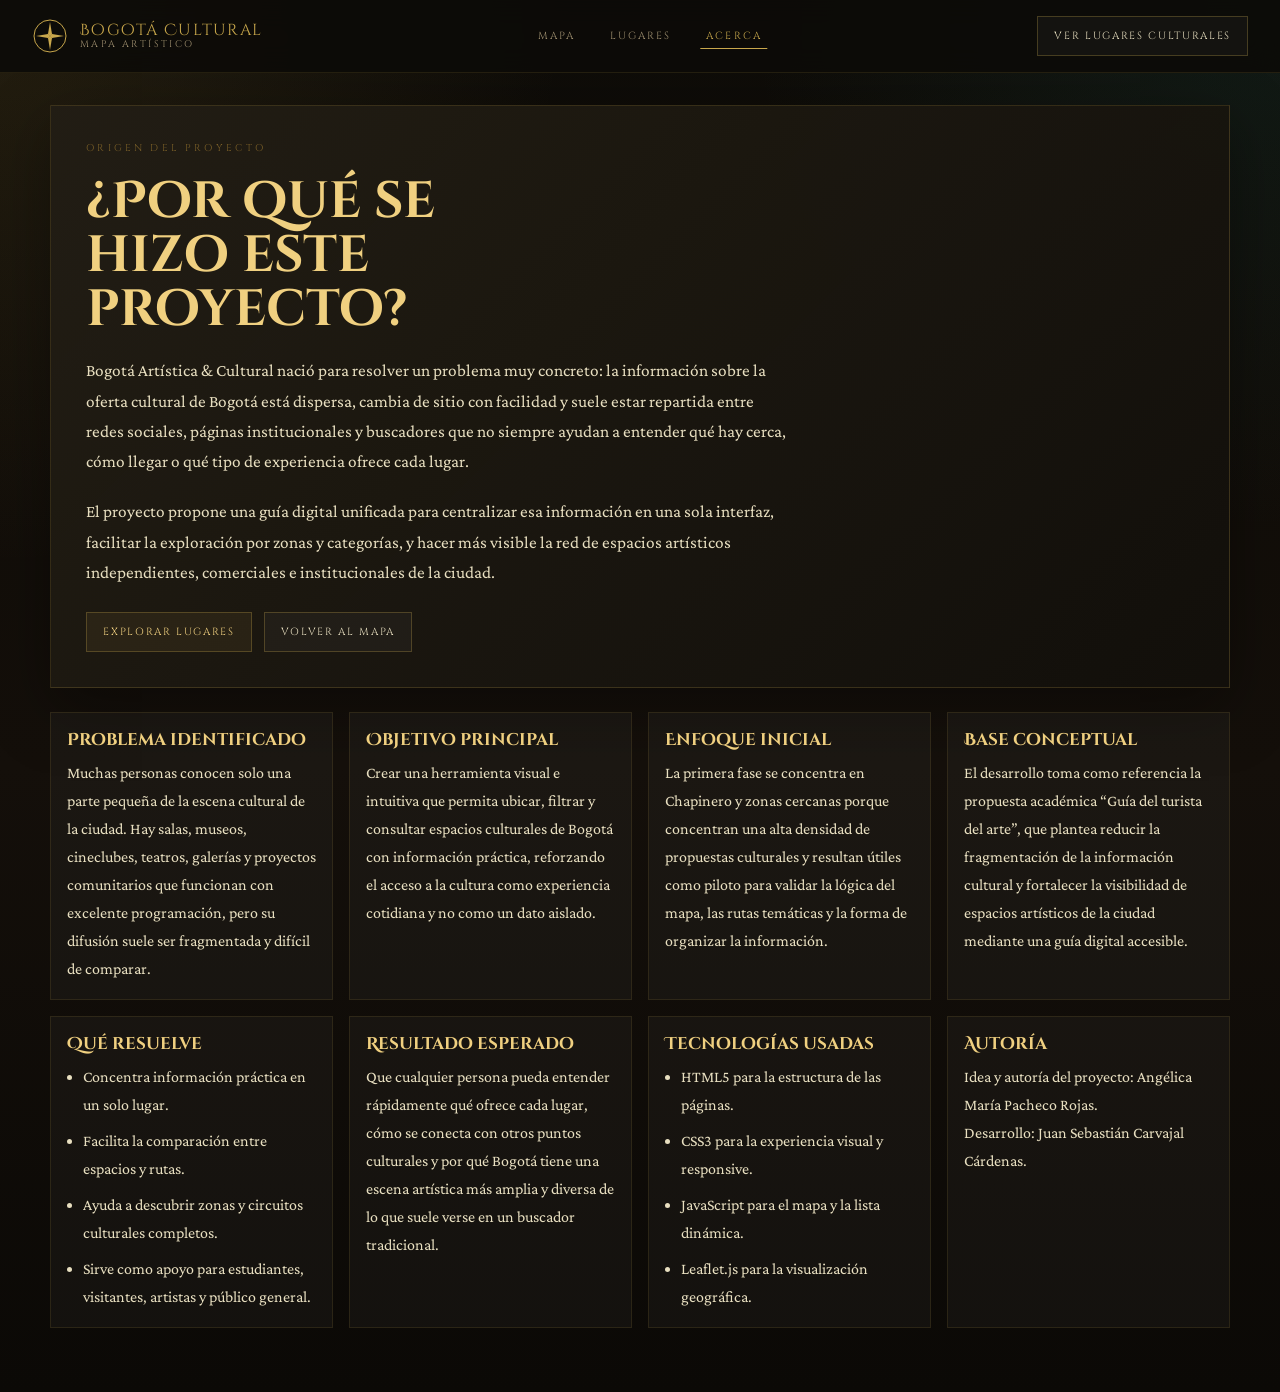
<file: acerca.html>
<!DOCTYPE html>
<html lang="es">
<head>
  <meta charset="UTF-8" />
  <meta name="viewport" content="width=device-width, initial-scale=1.0" />
  <title>Bogotá Artística & Cultural — Acerca</title>
  <link rel="preconnect" href="https://fonts.googleapis.com">
  <link rel="preconnect" href="https://fonts.gstatic.com" crossorigin>
  <link href="https://fonts.googleapis.com/css2?family=Cinzel+Decorative:wght@400;700;900&family=Cinzel:wght@400;600;700&family=Crimson+Pro:ital,wght@0,300;0,400;0,600;1,300;1,400&display=swap" rel="stylesheet">
  <link rel="stylesheet" href="css/styles.css" />
</head>
<body class="static-page">
  <div id="app">
    <div id="topbar">
      <div class="topbar-logo">
        <svg class="topbar-logo-icon" viewBox="0 0 36 36" fill="none">
          <circle cx="18" cy="18" r="16" stroke="#c9a84c" stroke-width="1"/>
          <path d="M18 4 L20 16 L18 18 L16 16 Z" fill="#c9a84c"/>
          <path d="M18 32 L20 20 L18 18 L16 20 Z" fill="#c9a84c"/>
          <path d="M4 18 L16 16 L18 18 L16 20 Z" fill="#c9a84c"/>
          <path d="M32 18 L20 16 L18 18 L20 20 Z" fill="#c9a84c"/>
          <circle cx="18" cy="18" r="3" fill="#c9a84c" opacity="0.6"/>
        </svg>
        <div class="topbar-title-group">
          <span class="topbar-title">Bogotá Cultural</span>
          <span class="topbar-subtitle">Mapa Artístico</span>
        </div>
      </div>

      <div class="topbar-nav">
        <a class="nav-btn" href="index.html">Mapa</a>
        <a class="nav-btn" href="lugares.html">Lugares</a>
        <a class="nav-btn active" href="acerca.html">Acerca</a>
      </div>

      <div class="topbar-right">
        <a class="page-link-btn secondary" href="lugares.html">Ver lugares culturales</a>
      </div>
    </div>

    <main class="page-shell">
      <section class="page-hero">
        <div class="page-kicker">Origen del proyecto</div>
        <h1 class="page-title">¿Por qué se hizo este proyecto?</h1>
        <p class="page-copy">
          Bogotá Artística & Cultural nació para resolver un problema muy concreto: la información sobre la oferta cultural de Bogotá está dispersa, cambia de sitio con facilidad y suele estar repartida entre redes sociales, páginas institucionales y buscadores que no siempre ayudan a entender qué hay cerca, cómo llegar o qué tipo de experiencia ofrece cada lugar.
        </p>
        <p class="page-copy">
          El proyecto propone una guía digital unificada para centralizar esa información en una sola interfaz, facilitar la exploración por zonas y categorías, y hacer más visible la red de espacios artísticos independientes, comerciales e institucionales de la ciudad.
        </p>
        <div class="page-actions">
          <a class="page-link-btn" href="lugares.html">Explorar lugares</a>
          <a class="page-link-btn secondary" href="index.html">Volver al mapa</a>
        </div>
      </section>

      <section class="about-grid">
        <article class="about-block">
          <h2>Problema identificado</h2>
          <p>
            Muchas personas conocen solo una parte pequeña de la escena cultural de la ciudad. Hay salas, museos, cineclubes, teatros, galerías y proyectos comunitarios que funcionan con excelente programación, pero su difusión suele ser fragmentada y difícil de comparar.
          </p>
        </article>

        <article class="about-block">
          <h2>Objetivo principal</h2>
          <p>
            Crear una herramienta visual e intuitiva que permita ubicar, filtrar y consultar espacios culturales de Bogotá con información práctica, reforzando el acceso a la cultura como experiencia cotidiana y no como un dato aislado.
          </p>
        </article>

        <article class="about-block">
          <h2>Enfoque inicial</h2>
          <p>
            La primera fase se concentra en Chapinero y zonas cercanas porque concentran una alta densidad de propuestas culturales y resultan útiles como piloto para validar la lógica del mapa, las rutas temáticas y la forma de organizar la información.
          </p>
        </article>

        <article class="about-block">
          <h2>Base conceptual</h2>
          <p>
            El desarrollo toma como referencia la propuesta académica “Guía del turista del arte”, que plantea reducir la fragmentación de la información cultural y fortalecer la visibilidad de espacios artísticos de la ciudad mediante una guía digital accesible.
          </p>
        </article>

        <article class="about-block">
          <h2>Qué resuelve</h2>
          <ul class="about-list">
            <li>Concentra información práctica en un solo lugar.</li>
            <li>Facilita la comparación entre espacios y rutas.</li>
            <li>Ayuda a descubrir zonas y circuitos culturales completos.</li>
            <li>Sirve como apoyo para estudiantes, visitantes, artistas y público general.</li>
          </ul>
        </article>

        <article class="about-block">
          <h2>Resultado esperado</h2>
          <p>
            Que cualquier persona pueda entender rápidamente qué ofrece cada lugar, cómo se conecta con otros puntos culturales y por qué Bogotá tiene una escena artística más amplia y diversa de lo que suele verse en un buscador tradicional.
          </p>
        </article>

        <article class="about-block">
          <h2>Tecnologías usadas</h2>
          <ul class="about-list">
            <li>HTML5 para la estructura de las páginas.</li>
            <li>CSS3 para la experiencia visual y responsive.</li>
            <li>JavaScript para el mapa y la lista dinámica.</li>
            <li>Leaflet.js para la visualización geográfica.</li>
          </ul>
        </article>

        <article class="about-block">
          <h2>Autoría</h2>
          <p>
            Idea y autoría del proyecto: Angélica María Pacheco Rojas.
          </p>
          <p>
            Desarrollo: Juan Sebastián Carvajal Cárdenas.
          </p>
        </article>
      </section>
    </main>
  </div>
</body>
</html>
</file>
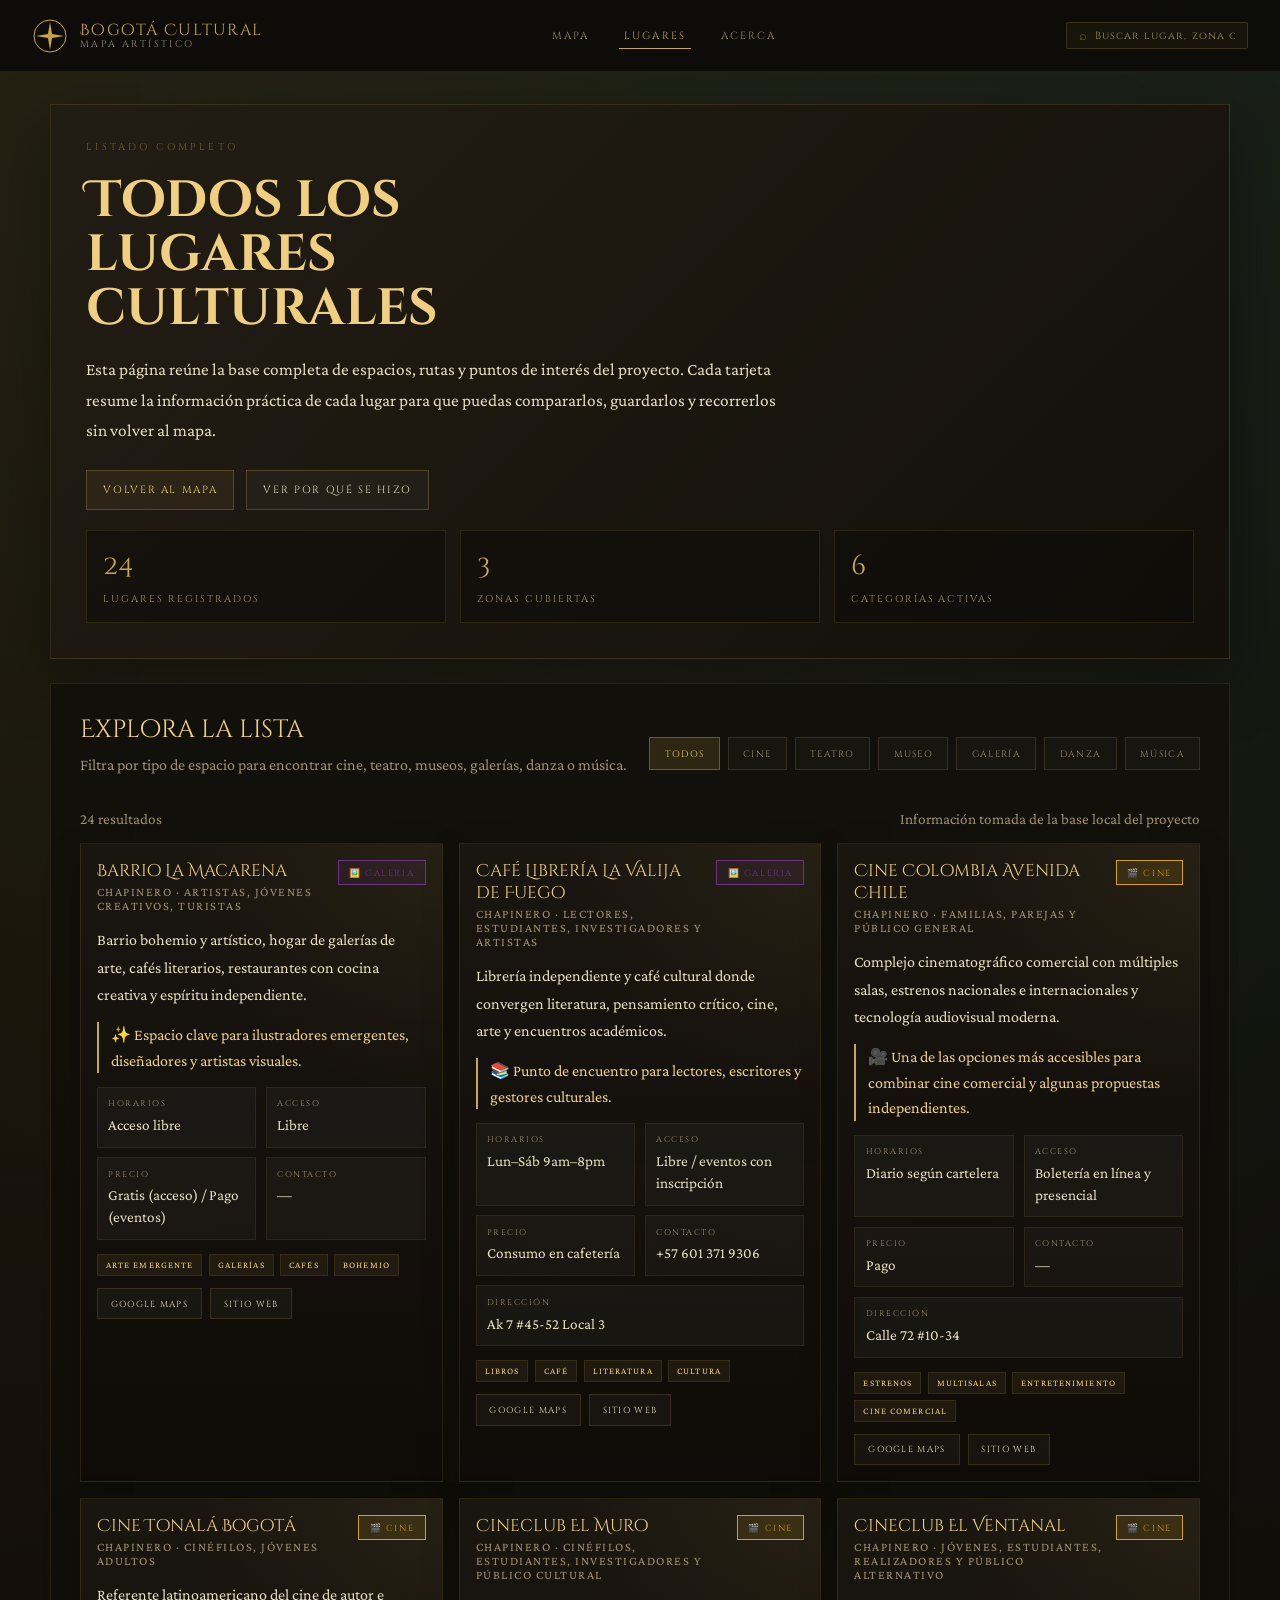
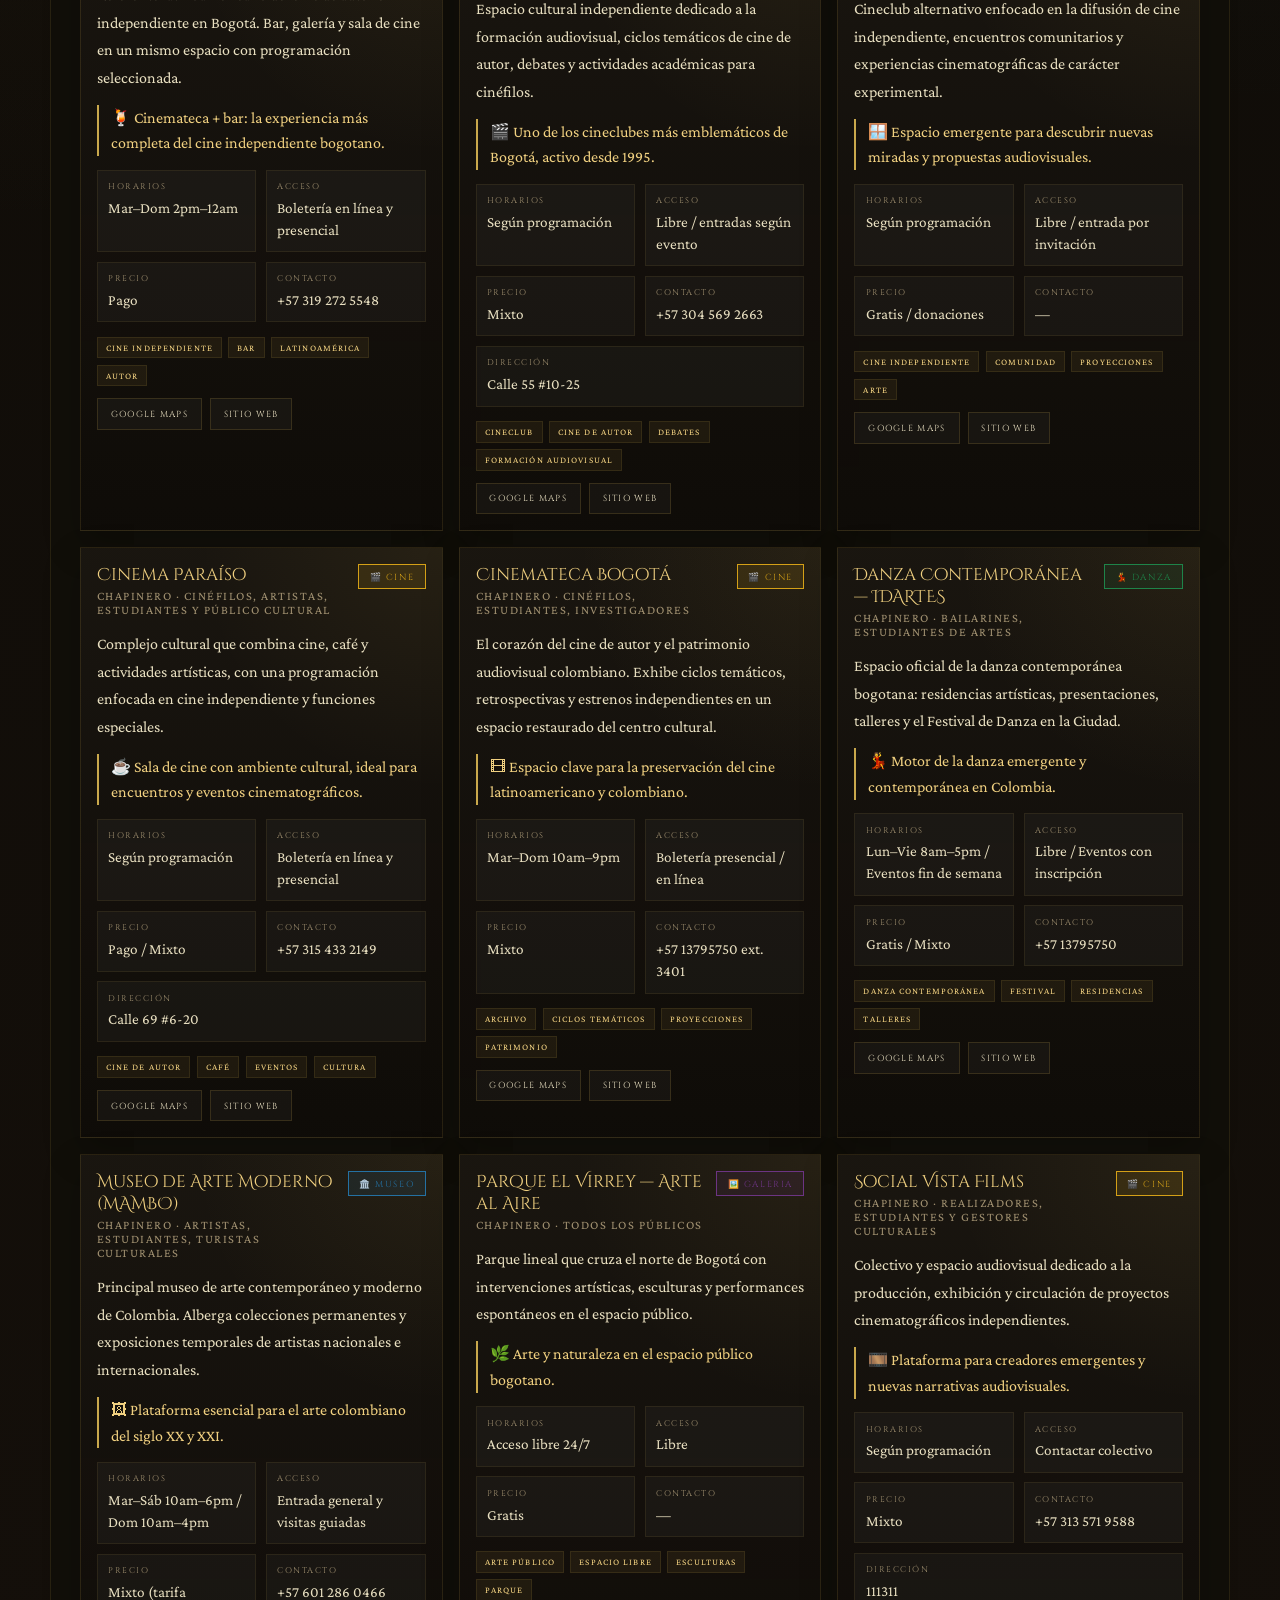
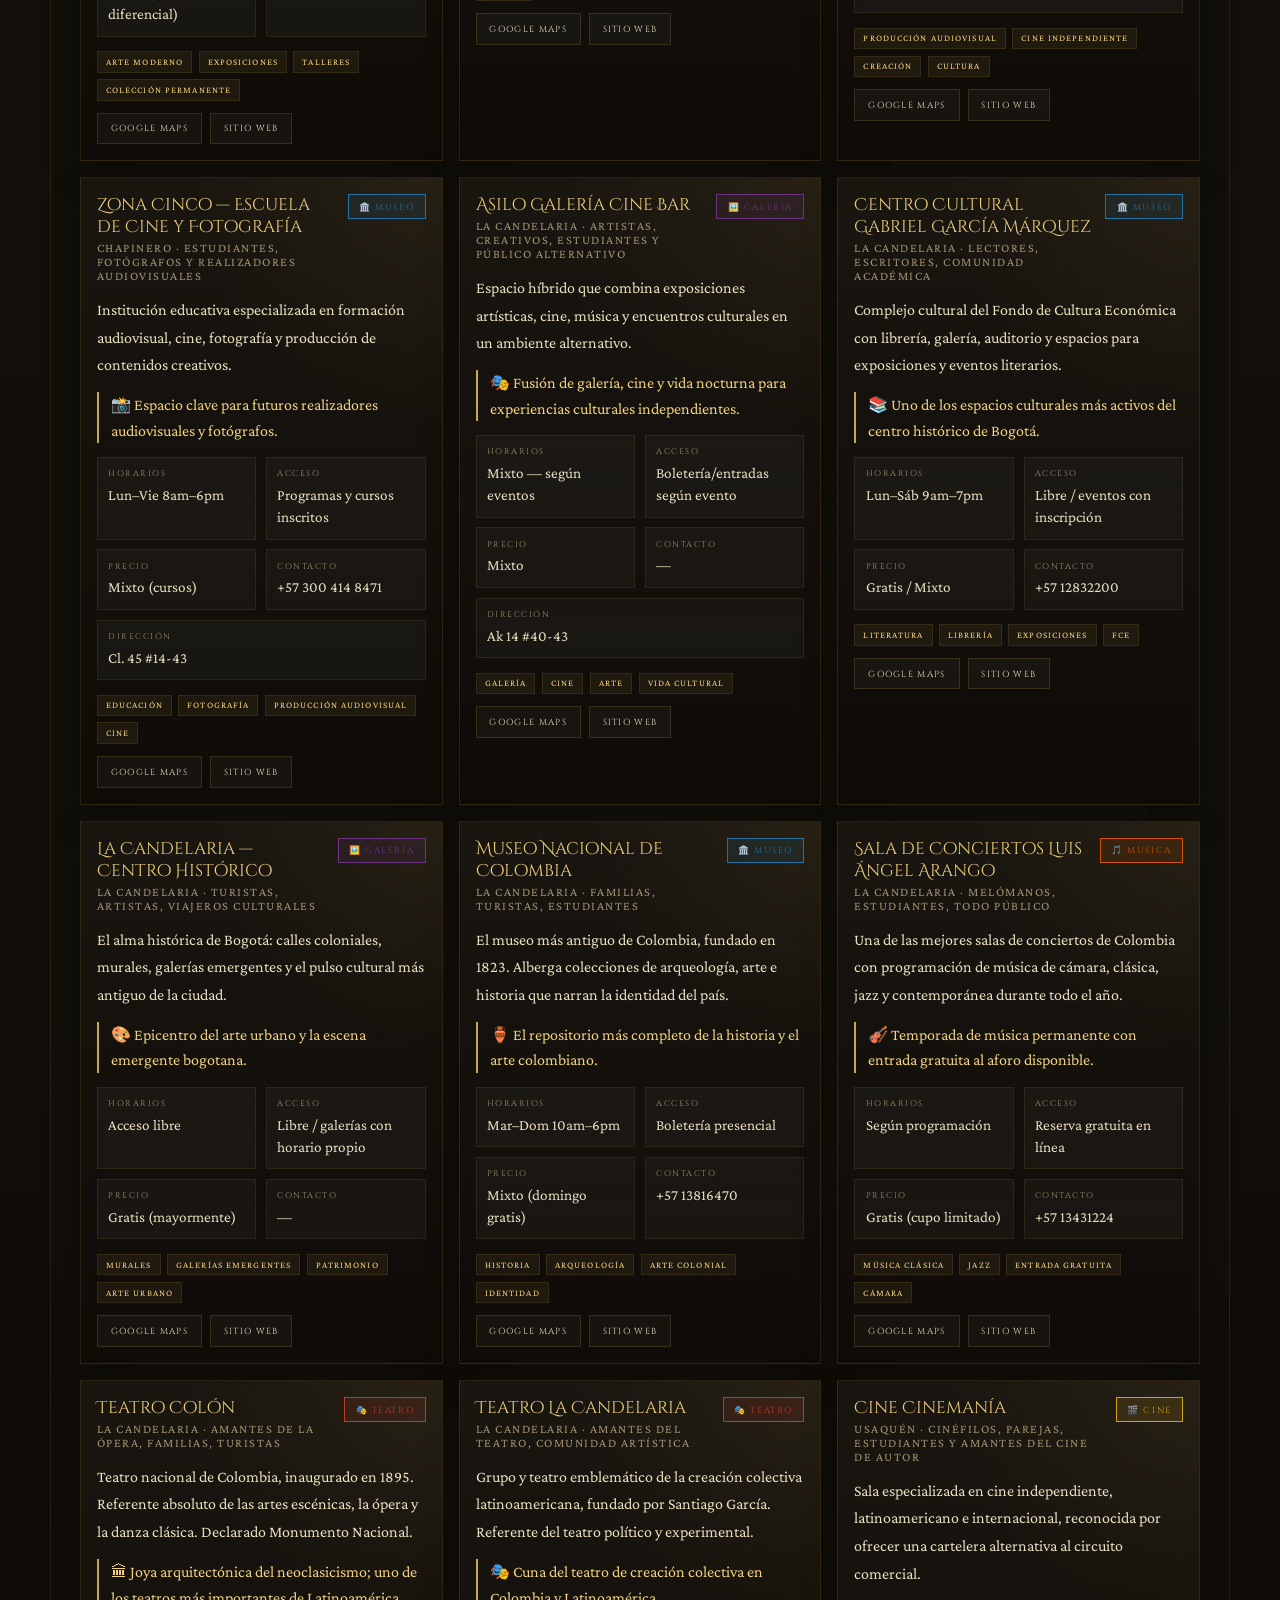
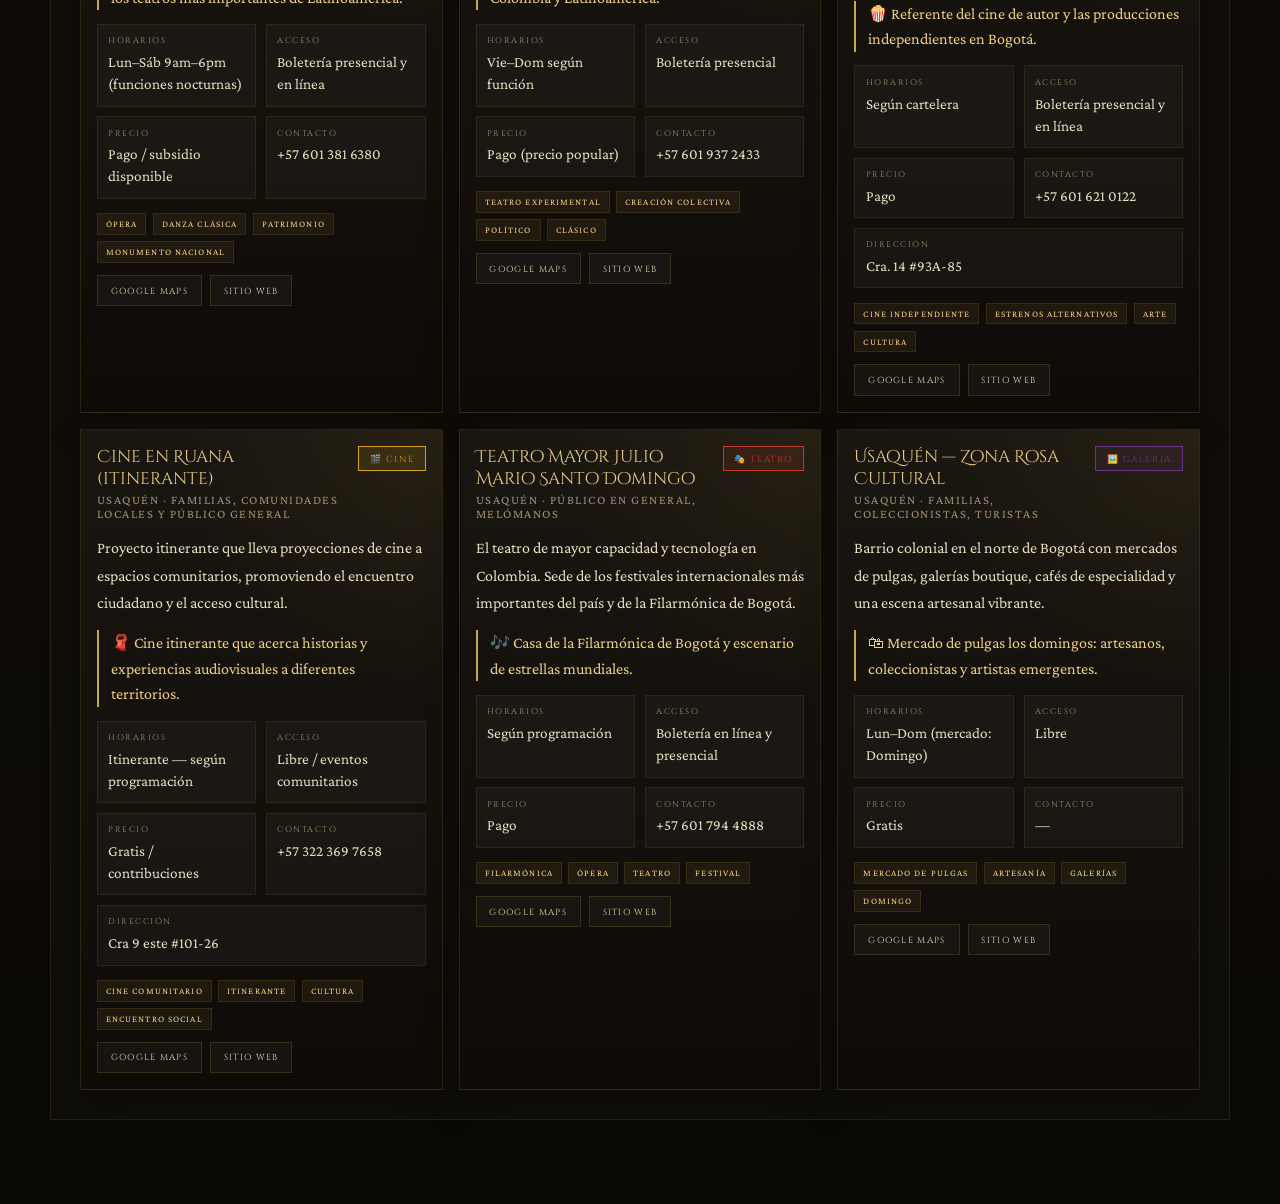
<file: lugares.html>
<!DOCTYPE html>
<html lang="es">
<head>
  <meta charset="UTF-8" />
  <meta name="viewport" content="width=device-width, initial-scale=1.0" />
  <title>Bogotá Artística & Cultural — Lugares</title>
  <link rel="preconnect" href="https://fonts.googleapis.com">
  <link rel="preconnect" href="https://fonts.gstatic.com" crossorigin>
  <link href="https://fonts.googleapis.com/css2?family=Cinzel+Decorative:wght@400;700;900&family=Cinzel:wght@400;600;700&family=Crimson+Pro:ital,wght@0,300;0,400;0,600;1,300;1,400&display=swap" rel="stylesheet">
  <link rel="stylesheet" href="css/styles.css" />
</head>
<body class="static-page">
  <div id="app">
    <div id="topbar">
      <div class="topbar-logo">
        <svg class="topbar-logo-icon" viewBox="0 0 36 36" fill="none">
          <circle cx="18" cy="18" r="16" stroke="#c9a84c" stroke-width="1"/>
          <path d="M18 4 L20 16 L18 18 L16 16 Z" fill="#c9a84c"/>
          <path d="M18 32 L20 20 L18 18 L16 20 Z" fill="#c9a84c"/>
          <path d="M4 18 L16 16 L18 18 L16 20 Z" fill="#c9a84c"/>
          <path d="M32 18 L20 16 L18 18 L20 20 Z" fill="#c9a84c"/>
          <circle cx="18" cy="18" r="3" fill="#c9a84c" opacity="0.6"/>
        </svg>
        <div class="topbar-title-group">
          <span class="topbar-title">Bogotá Cultural</span>
          <span class="topbar-subtitle">Mapa Artístico</span>
        </div>
      </div>

      <div class="topbar-nav">
        <a class="nav-btn" href="index.html">Mapa</a>
        <a class="nav-btn active" href="lugares.html">Lugares</a>
        <a class="nav-btn" href="acerca.html">Acerca</a>
      </div>

      <div class="topbar-right">
        <div class="search-wrap">
          <span class="search-icon">⌕</span>
          <input id="places-search" type="text" placeholder="Buscar lugar, zona o etiqueta" aria-label="Buscar lugar, zona o etiqueta">
        </div>
      </div>
    </div>

    <main class="page-shell">
      <section class="page-hero">
        <div class="page-kicker">Listado completo</div>
        <h1 class="page-title">Todos los lugares culturales</h1>
        <p class="page-copy">
          Esta página reúne la base completa de espacios, rutas y puntos de interés del proyecto.
          Cada tarjeta resume la información práctica de cada lugar para que puedas compararlos,
          guardarlos y recorrerlos sin volver al mapa.
        </p>
        <div class="page-actions">
          <a class="page-link-btn" href="index.html">Volver al mapa</a>
          <a class="page-link-btn secondary" href="acerca.html">Ver por qué se hizo</a>
        </div>
        <div class="page-metrics">
          <div class="metric-card">
            <span class="metric-value" id="metric-total">0</span>
            <span class="metric-label">Lugares registrados</span>
          </div>
          <div class="metric-card">
            <span class="metric-value" id="metric-zones">0</span>
            <span class="metric-label">Zonas cubiertas</span>
          </div>
          <div class="metric-card">
            <span class="metric-value" id="metric-categories">0</span>
            <span class="metric-label">Categorías activas</span>
          </div>
        </div>
      </section>

      <section class="section-card">
        <div class="toolbar-row">
          <div>
            <div class="section-title">Explora la lista</div>
            <div class="section-subtitle">Filtra por tipo de espacio para encontrar cine, teatro, museos, galerías, danza o música.</div>
          </div>
          <div class="filter-chip-row" id="filter-chips">
            <button class="filter-chip active" data-cat="all" type="button">Todos</button>
            <button class="filter-chip" data-cat="cine" type="button">Cine</button>
            <button class="filter-chip" data-cat="teatro" type="button">Teatro</button>
            <button class="filter-chip" data-cat="museo" type="button">Museo</button>
            <button class="filter-chip" data-cat="galeria" type="button">Galería</button>
            <button class="filter-chip" data-cat="danza" type="button">Danza</button>
            <button class="filter-chip" data-cat="musica" type="button">Música</button>
          </div>
        </div>
        <div class="results-meta">
          <span id="places-results-count">0 resultados</span>
          <span>Información tomada de la base local del proyecto</span>
        </div>
        <div class="places-grid" id="places-list"></div>
      </section>
    </main>
  </div>

  <script src="data/lugares.js"></script>
  <script src="js/lugares-page.js"></script>
</body>
</html>
</file>
<file: css/styles.css>
﻿:root {
      --gold:        #c9a84c;
      --gold-light:  #f0d080;
      --gold-dim:    #7a5f28;
      --ink:         #0c0b08;
      --parchment:   #1a1610;
      --parch-mid:   #221d14;
      --parch-light: #2e2618;
      --rust:        #8b3a2a;
      --teal:        #2a7a6f;
      --violet:      #5a3a7a;
      --cream:       #e8dfc0;
      --cream-dim:   #a09070;

      /* Categorías */
      --cat-cine:     #d4a017;
      --cat-teatro:   #c0392b;
      --cat-museo:    #2471a3;
      --cat-galeria:  #6c3483;
      --cat-danza:    #1e8449;
      --cat-musica:   #d35400;
      --cat-mixto:    #7d6608;

      --zone-chapinero: #c9a84c;
      --zone-usaquen:   #2a7a6f;
      --zone-kennedy:   #8b3a2a;

      --panel-w: 380px;
    }

    *, *::before, *::after { box-sizing: border-box; margin: 0; padding: 0; }

    body {
      font-family: 'Crimson Pro', Georgia, serif;
      background: var(--ink);
      color: var(--cream);
      overflow: hidden;
      width: 100vw;
      height: 100vh;
    }

    /* ─── PANTALLA DE CARGA ─────────────────────────────── */
    #loading-screen {
      position: fixed; inset: 0;
      background: var(--ink);
      z-index: 9999;
      display: flex;
      flex-direction: column;
      align-items: center;
      justify-content: center;
      gap: clamp(1rem, 5vw, 2rem);
      padding: 2rem;
      overflow: hidden;
      transition: opacity 0.8s ease, visibility 0.8s ease;
    }
    #loading-screen.hidden { opacity: 0; visibility: hidden; }

    .loading-emblem {
      width: clamp(80px, 25vw, 120px);
      height: clamp(80px, 25vw, 120px);
      position: relative;
      flex-shrink: 0;
    }
    .loading-emblem svg {
      width: 100%; height: 100%;
      animation: emblem-spin 6s linear infinite;
    }
    @keyframes emblem-spin {
      to { transform: rotate(360deg); }
    }
    .loading-title {
      font-family: 'Cinzel Decorative', serif;
      font-size: clamp(1rem, 6vw, 1.4rem);
      color: var(--gold);
      letter-spacing: 0.15em;
      text-align: center;
    }
    .loading-subtitle {
      font-family: 'Cinzel', serif;
      font-size: clamp(0.5rem, 3vw, 0.75rem);
      color: var(--cream-dim);
      letter-spacing: 0.3em;
      text-transform: uppercase;
    }
    .loading-bar-wrap {
      width: clamp(180px, 80vw, 260px);
      height: 3px;
      background: rgba(201,168,76,0.2);
      border-radius: 2px;
      overflow: hidden;
    }
    .loading-bar {
      height: 100%;
      background: linear-gradient(90deg, var(--gold-dim), var(--gold-light), var(--gold-dim));
      background-size: 200% 100%;
      animation: bar-shimmer 1.4s linear infinite;
      width: 0%;
      transition: width 2s ease;
    }
    @keyframes bar-shimmer {
      to { background-position: 200% 0; }
    }

    /* ─── LAYOUT PRINCIPAL ──────────────────────────────── */
    #app {
      width: 100vw;
      height: 100vh;
      display: flex;
      flex-direction: column;
      opacity: 0;
      transition: opacity 0.8s ease;
    }
    #app.visible { opacity: 1; }

    /* ─── TOPBAR ────────────────────────────────────────── */
    #topbar {
      position: absolute;
      top: 0; left: 0; right: 0;
      height: 64px;
      z-index: 1000;
      display: flex;
      align-items: center;
      justify-content: space-between;
      padding: 0 2rem;
      background: linear-gradient(180deg, rgba(12,11,8,0.97) 0%, rgba(12,11,8,0.0) 100%);
      pointer-events: none;
    }
    #topbar > * { pointer-events: all; }

    .topbar-logo {
      display: flex;
      align-items: center;
      gap: 0.75rem;
    }
    .topbar-logo-icon {
      width: 36px; height: 36px;
    }
    .topbar-title-group {
      display: flex; flex-direction: column; line-height: 1;
    }
    .topbar-title {
      font-family: 'Cinzel Decorative', serif;
      font-size: 1rem;
      color: var(--gold);
      letter-spacing: 0.08em;
    }
    .topbar-subtitle {
      font-family: 'Cinzel', serif;
      font-size: 0.6rem;
      color: var(--cream-dim);
      letter-spacing: 0.25em;
      text-transform: uppercase;
      margin-top: 2px;
    }

    .topbar-nav {
      display: flex;
      gap: 0.25rem;
    }
    .nav-btn {
      font-family: 'Cinzel', serif;
      font-size: 0.65rem;
      letter-spacing: 0.2em;
      text-transform: uppercase;
      color: var(--cream-dim);
      background: transparent;
      border: 1px solid transparent;
      padding: 0.4rem 0.9rem;
      cursor: pointer;
      transition: all 0.2s;
      position: relative;
      text-decoration: none;
      display: inline-flex;
      align-items: center;
    }
    .nav-btn::after {
      content: '';
      position: absolute;
      bottom: 0; left: 50%;
      transform: translateX(-50%);
      width: 0; height: 1px;
      background: var(--gold);
      transition: width 0.3s;
    }
    .nav-btn:hover { color: var(--gold-light); }
    .nav-btn:hover::after { width: 80%; }
    .nav-btn.active { color: var(--gold); }
    .nav-btn.active::after { width: 80%; }

    .topbar-right {
      display: flex;
      align-items: center;
      gap: 1rem;
    }
    .search-wrap {
      display: flex;
      align-items: center;
      gap: 0.5rem;
      background: rgba(201,168,76,0.08);
      border: 1px solid rgba(201,168,76,0.2);
      border-radius: 2px;
      padding: 0.35rem 0.75rem;
      transition: border-color 0.2s;
    }
    .search-wrap:focus-within { border-color: var(--gold); }
    .search-wrap input {
      background: transparent;
      border: none;
      outline: none;
      font-family: 'Cinzel', serif;
      font-size: 0.65rem;
      color: var(--cream);
      width: 140px;
      letter-spacing: 0.1em;
    }
    .search-wrap input::placeholder { color: var(--cream-dim); }
    .search-icon { color: var(--gold-dim); font-size: 0.8rem; }

    /* ─── MAPA ──────────────────────────────────────────── */
    #map-container {
      position: absolute;
      inset: 0;
      z-index: 1;
    }
    #map {
      width: 100%;
      height: 100%;
      background: #0e0d0a;
    }

    /* ─── FILTROS FLOTANTES ─────────────────────────────── */
    #filters-panel {
      position: absolute;
      top: 96px;
      left: 50%;
      transform: translateX(-50%);
      z-index: 1000;
      display: flex;
      gap: 0.5rem;
      flex-wrap: wrap;
      justify-content: center;
      pointer-events: none;
    }
    #filters-panel > * { pointer-events: all; }

    .filter-btn {
      font-family: 'Cinzel', serif;
      font-size: 0.6rem;
      letter-spacing: 0.15em;
      text-transform: uppercase;
      padding: 0.4rem 1rem;
      border: 1px solid;
      border-radius: 2px;
      cursor: pointer;
      transition: all 0.2s;
      display: flex;
      align-items: center;
      gap: 0.4rem;
      backdrop-filter: blur(8px);
    }
    .filter-btn .dot {
      width: 6px; height: 6px;
      border-radius: 50%;
    }

    /* Categorías */
    .filter-btn[data-cat="all"] {
      background: rgba(201,168,76,0.15);
      border-color: var(--gold);
      color: var(--gold-light);
    }
    .filter-btn[data-cat="all"].active,
    .filter-btn[data-cat="all"]:hover {
      background: rgba(201,168,76,0.3);
    }
    .filter-btn[data-cat="cine"] {
      background: rgba(212,160,23,0.1); border-color: var(--cat-cine); color: var(--cat-cine);
    }
    .filter-btn[data-cat="cine"].active,
    .filter-btn[data-cat="cine"]:hover { background: rgba(212,160,23,0.25); }

    .filter-btn[data-cat="teatro"] {
      background: rgba(192,57,43,0.1); border-color: var(--cat-teatro); color: var(--cat-teatro);
    }
    .filter-btn[data-cat="teatro"].active,
    .filter-btn[data-cat="teatro"]:hover { background: rgba(192,57,43,0.25); }

    .filter-btn[data-cat="museo"] {
      background: rgba(36,113,163,0.1); border-color: var(--cat-museo); color: var(--cat-museo);
    }
    .filter-btn[data-cat="museo"].active,
    .filter-btn[data-cat="museo"]:hover { background: rgba(36,113,163,0.25); }

    .filter-btn[data-cat="galeria"] {
      background: rgba(108,52,131,0.1); border-color: var(--cat-galeria); color: var(--cat-galeria);
    }
    .filter-btn[data-cat="galeria"].active,
    .filter-btn[data-cat="galeria"]:hover { background: rgba(108,52,131,0.25); }

    .filter-btn[data-cat="danza"] {
      background: rgba(30,132,73,0.1); border-color: var(--cat-danza); color: var(--cat-danza);
    }
    .filter-btn[data-cat="danza"].active,
    .filter-btn[data-cat="danza"]:hover { background: rgba(30,132,73,0.25); }

    .filter-btn[data-cat="musica"] {
      background: rgba(211,84,0,0.1); border-color: var(--cat-musica); color: var(--cat-musica);
    }
    .filter-btn[data-cat="musica"].active,
    .filter-btn[data-cat="musica"]:hover { background: rgba(211,84,0,0.25); }

    /* ─── RUTAS ─────────────────────────────────────────── */
    #routes-panel {
      position: absolute;
      bottom: 40px;
      left: 50%;
      transform: translateX(-50%);
      z-index: 1000;
      display: flex;
      gap: 0.75rem;
      pointer-events: none;
    }
    #routes-panel > * { pointer-events: all; }

    .route-btn {
      font-family: 'Cinzel', serif;
      font-size: 0.62rem;
      letter-spacing: 0.12em;
      text-transform: uppercase;
      padding: 0.5rem 1.2rem;
      background: rgba(12,11,8,0.85);
      backdrop-filter: blur(12px);
      border: 1px solid rgba(201,168,76,0.3);
      color: var(--cream-dim);
      cursor: pointer;
      transition: all 0.25s;
      display: flex;
      align-items: center;
      gap: 0.5rem;
      position: relative;
      overflow: hidden;
    }
    .route-btn::before {
      content: '';
      position: absolute;
      inset: 0;
      background: linear-gradient(135deg, transparent 60%, rgba(201,168,76,0.07));
      opacity: 0;
      transition: opacity 0.3s;
    }
    .route-btn:hover::before { opacity: 1; }
    .route-btn:hover { border-color: var(--gold); color: var(--gold-light); }
    .route-btn.active {
      border-color: var(--gold);
      color: var(--gold);
      background: rgba(201,168,76,0.12);
    }
    .route-icon { font-size: 1rem; }

    /* ─── PANEL LATERAL ─────────────────────────────────── */
    #side-panel {
      position: fixed;
      top: 0;
      right: 0;
      bottom: 0;
      width: var(--panel-w);
      max-height: 100vh;
      z-index: 600;
      background: linear-gradient(180deg, rgba(22,18,10,0.98) 0%, rgba(15,12,7,0.98) 100%);
      border-left: 1px solid rgba(201,168,76,0.15);
      transform: translateX(100%);
      transition: transform 0.45s cubic-bezier(.16,1,.3,1);
      overflow-y: auto;
      overflow-x: hidden;
      display: flex;
      flex-direction: column;
    }
    #side-panel.open { transform: translateX(0); }
    #side-panel::-webkit-scrollbar { width: 4px; }
    #side-panel::-webkit-scrollbar-track { background: transparent; }
    #side-panel::-webkit-scrollbar-thumb { background: var(--gold-dim); border-radius: 2px; }

    .panel-close {
      position: absolute;
      top: 1rem; right: 1rem;
      width: 32px; height: 32px;
      background: rgba(201,168,76,0.1);
      border: 1px solid rgba(201,168,76,0.3);
      color: var(--gold-dim);
      cursor: pointer;
      display: flex;
      align-items: center;
      justify-content: center;
      font-size: 1.1rem;
      transition: all 0.2s;
      z-index: 10;
    }
    .panel-close:hover { background: rgba(201,168,76,0.2); color: var(--gold); }

    .panel-hero {
      width: 100%;
      height: 220px;
      background: var(--parch-mid);
      position: relative;
      overflow: hidden;
      flex-shrink: 0;
    }
    .panel-hero-img {
      width: 100%; height: 100%;
      object-fit: cover;
      opacity: 0.6;
    }
    .panel-hero-gradient {
      position: absolute;
      inset: 0;
      background: linear-gradient(0deg, rgba(22,18,10,1) 0%, transparent 60%);
    }
    .panel-hero-cat {
      position: absolute;
      top: 3.5rem; right: 1.2rem;
      font-family: 'Cinzel', serif;
      font-size: 0.55rem;
      letter-spacing: 0.25em;
      text-transform: uppercase;
      padding: 0.3rem 0.8rem;
      border: 1px solid;
      border-radius: 2px;
    }

    .panel-body {
      padding: 1.5rem;
      flex: 1;
    }

    .panel-zone-tag {
      font-family: 'Cinzel', serif;
      font-size: 0.55rem;
      letter-spacing: 0.25em;
      text-transform: uppercase;
      color: var(--gold-dim);
      margin-bottom: 0.4rem;
    }
    .panel-name {
      font-family: 'Cinzel Decorative', serif;
      font-size: 1.25rem;
      color: var(--gold-light);
      line-height: 1.2;
      margin-bottom: 0.75rem;
    }
    .panel-desc {
      font-size: 0.95rem;
      line-height: 1.65;
      color: var(--cream-dim);
      font-style: italic;
      margin-bottom: 1.5rem;
    }

    .panel-divider {
      height: 1px;
      background: linear-gradient(90deg, transparent, rgba(201,168,76,0.3), transparent);
      margin: 1.2rem 0;
    }

    .panel-section-title {
      font-family: 'Cinzel', serif;
      font-size: 0.6rem;
      letter-spacing: 0.25em;
      text-transform: uppercase;
      color: var(--gold-dim);
      margin-bottom: 0.8rem;
    }

    .info-grid {
      display: grid;
      grid-template-columns: 1fr 1fr;
      gap: 0.75rem;
      margin-bottom: 1.2rem;
    }
    .info-item {
      background: rgba(201,168,76,0.05);
      border: 1px solid rgba(201,168,76,0.1);
      padding: 0.6rem 0.8rem;
      border-radius: 2px;
    }
    .info-item-label {
      font-family: 'Cinzel', serif;
      font-size: 0.5rem;
      letter-spacing: 0.2em;
      text-transform: uppercase;
      color: var(--gold-dim);
      margin-bottom: 0.2rem;
    }
    .info-item-value {
      font-size: 0.8rem;
      color: var(--cream);
    }

    .tag-row {
      display: flex;
      flex-wrap: wrap;
      gap: 0.4rem;
      margin-bottom: 1.2rem;
    }
    .tag {
      font-family: 'Cinzel', serif;
      font-size: 0.5rem;
      letter-spacing: 0.15em;
      text-transform: uppercase;
      padding: 0.25rem 0.6rem;
      background: rgba(201,168,76,0.08);
      border: 1px solid rgba(201,168,76,0.2);
      color: var(--cream-dim);
      border-radius: 2px;
    }

    .panel-special-box {
      background: linear-gradient(135deg, rgba(201,168,76,0.06), rgba(201,168,76,0.02));
      border: 1px solid rgba(201,168,76,0.2);
      border-left: 3px solid var(--gold);
      padding: 0.8rem 1rem;
      margin-bottom: 1.2rem;
      font-size: 0.85rem;
      font-style: italic;
      color: var(--cream-dim);
      line-height: 1.5;
    }

    .panel-cta-row {
      display: flex;
      gap: 0.5rem;
      margin-top: 1.5rem;
    }
    .cta-btn {
      flex: 1;
      font-family: 'Cinzel', serif;
      font-size: 0.58rem;
      letter-spacing: 0.15em;
      text-transform: uppercase;
      padding: 0.7rem 1rem;
      border: 1px solid;
      cursor: pointer;
      transition: all 0.2s;
      text-decoration: none;
      text-align: center;
    }
    .cta-primary {
      background: rgba(201,168,76,0.15);
      border-color: var(--gold);
      color: var(--gold-light);
    }
    .cta-primary:hover { background: rgba(201,168,76,0.28); }
    .cta-secondary {
      background: transparent;
      border-color: rgba(201,168,76,0.3);
      color: var(--cream-dim);
    }
    .cta-secondary:hover { border-color: var(--gold); color: var(--cream); }

    /* ─── LEYENDA ZONAS ─────────────────────────────────── */
    #zones-legend {
      position: absolute;
      bottom: 90px;
      left: 1.5rem;
      z-index: 1000;
      background: rgba(12,11,8,0.85);
      backdrop-filter: blur(8px);
      border: 1px solid rgba(201,168,76,0.2);
      padding: 0.9rem 1.1rem;
      min-width: 170px;
    }
    .legend-title {
      font-family: 'Cinzel', serif;
      font-size: 0.55rem;
      letter-spacing: 0.25em;
      text-transform: uppercase;
      color: var(--gold-dim);
      margin-bottom: 0.6rem;
      border-bottom: 1px solid rgba(201,168,76,0.15);
      padding-bottom: 0.4rem;
    }
    .legend-row {
      display: flex;
      align-items: center;
      gap: 0.5rem;
      margin-bottom: 0.35rem;
    }
    .legend-dot {
      width: 10px; height: 10px;
      border-radius: 50%;
      flex-shrink: 0;
    }
    .legend-label {
      font-family: 'Cinzel', serif;
      font-size: 0.55rem;
      letter-spacing: 0.1em;
      color: var(--cream-dim);
    }

    /* ─── TOOLTIP FLOTANTE ──────────────────────────────── */
    .map-tooltip {
      background: rgba(12,11,8,0.92) !important;
      border: 1px solid rgba(201,168,76,0.4) !important;
      color: var(--cream) !important;
      font-family: 'Cinzel', serif !important;
      font-size: 0.65rem !important;
      letter-spacing: 0.1em !important;
      padding: 0.4rem 0.7rem !important;
      border-radius: 0 !important;
      box-shadow: 0 4px 20px rgba(0,0,0,0.5) !important;
      white-space: nowrap;
    }
    .map-tooltip::before { display: none !important; }

    /* ─── ORNAMENTO ESQUINAS ─────────────────────────────── */
    .corner-ornament {
      position: absolute;
      z-index: 1000;
      pointer-events: none;
      width: 60px; height: 60px;
      opacity: 0.35;
    }
    .corner-ornament.tl { top: 64px; left: 0; }
    .corner-ornament.tr { top: 64px; right: 0; transform: scaleX(-1); }
    .corner-ornament.bl { bottom: 0; left: 0; transform: scaleY(-1); }
    .corner-ornament.br { bottom: 0; right: 0; transform: scale(-1); }

    /* ─── MARCADORES PERSONALIZADOS ─────────────────────── */
    .custom-marker {
      display: flex;
      align-items: center;
      justify-content: center;
      border-radius: 50% 50% 50% 0;
      transform: rotate(-45deg);
      border: 2px solid rgba(0,0,0,0.4);
      box-shadow: 0 3px 12px rgba(0,0,0,0.5);
      transition: transform 0.2s, box-shadow 0.2s;
      cursor: pointer;
    }
    .custom-marker:hover {
      box-shadow: 0 6px 20px rgba(0,0,0,0.7);
    }
    .custom-marker-inner {
      transform: rotate(45deg);
      font-size: 0.85rem;
      line-height: 1;
    }

    .zone-label-icon {
      font-family: 'Cinzel Decorative', serif;
      font-size: 0.7rem;
      color: rgba(255,255,255,0.7);
      letter-spacing: 0.08em;
      text-shadow: 0 2px 8px rgba(0,0,0,0.8);
      text-transform: uppercase;
      pointer-events: none;
      white-space: nowrap;
    }

    /* Leaflet overrides */
    .leaflet-container { background: #0e0d0a; cursor: crosshair; }
    .leaflet-control-zoom {
      border: 1px solid rgba(201,168,76,0.3) !important;
      border-radius: 0 !important;
      overflow: hidden;
    }
    .leaflet-control-zoom a {
      background: rgba(12,11,8,0.9) !important;
      color: var(--gold-dim) !important;
      border-bottom: 1px solid rgba(201,168,76,0.2) !important;
      font-size: 1.1rem !important;
      line-height: 28px !important;
      width: 28px !important;
      height: 28px !important;
    }
    .leaflet-control-zoom a:hover { background: rgba(201,168,76,0.15) !important; color: var(--gold) !important; }
    .leaflet-control-attribution { display: none !important; }

    /* Overlay oscuro cuando panel abierto */
    #overlay {
      position: fixed;
      inset: 0;
      background: rgba(0,0,0,0.4);
      z-index: 550;
      opacity: 0;
      pointer-events: none;
      transition: opacity 0.3s;
    }
    #overlay.visible { opacity: 1; pointer-events: all; }

    /* Vignette borde */
    #vignette {
      position: absolute;
      inset: 0;
      z-index: 200;
      pointer-events: none;
      box-shadow: inset 0 0 120px rgba(0,0,0,0.6);
    }

    /* ═══════════════════════════════════════════════════════ */
    /* RESPONSIVE DESIGN                                      */
    /* ═══════════════════════════════════════════════════════ */

    /* Tablets: 769px - 1024px */
    @media (max-width: 1024px) {
      :root { --panel-w: 420px; }
      
      #topbar {
        padding: 0 1.5rem;
        height: 60px;
      }
      .topbar-title { font-size: 0.95rem; }
      .topbar-subtitle { font-size: 0.55rem; }
      .search-wrap input { width: 100px; }
      
      #filters-panel {
        top: 88px;
        gap: 0.35rem;
        z-index: 1001;
      }
      .filter-btn { padding: 0.35rem 0.8rem; font-size: 0.55rem; }
      
      #routes-panel { 
        gap: 0.5rem; 
        bottom: 30px; 
        z-index: 1001;
      }
      .route-btn { padding: 0.45rem 1rem; font-size: 0.58rem; }
      
      #zones-legend {
        bottom: 85px;
        left: 1rem;
        padding: 0.8rem 1rem;
        z-index: 1001;
      }
    }

    /* Dispositivos grandes: 1025px+ */
    @media (min-width: 1025px) {
      #topbar {
        padding: 0 3rem;
      }
    }

    /* Small tablets y paisaje: 600px - 768px */
    @media (max-width: 768px) {
      :root { --panel-w: 100vw; }
      
      #topbar {
        position: static;
        height: 56px;
        padding: 0 1rem;
        flex-wrap: nowrap;
        background: linear-gradient(180deg, rgba(12,11,8,0.99) 0%, rgba(12,11,8,0.95) 100%);
        z-index: 1100;
      }
      .topbar-logo {
        flex: 1;
        gap: 0.5rem;
      }
      .topbar-title { font-size: 0.9rem; }
      .topbar-subtitle { font-size: 0.5rem; }
      
      .topbar-nav {
        gap: 0.2rem;
        position: absolute;
        bottom: 0;
        left: 0;
        right: 0;
        width: 100%;
        justify-content: flex-start;
        padding: 0 1rem;
        height: auto;
      }
      .nav-btn {
        font-size: 0.5rem;
        padding: 0.2rem 0.4rem;
      }
      .search-wrap {
        padding: 0.3rem 0.5rem;
      }
      .search-wrap input {
        width: 80px;
        font-size: 0.6rem;
      }
      
      #filters-panel {
        position: static;
        top: auto;
        left: auto;
        right: auto;
        width: 100%;
        gap: 0.3rem;
        margin-top: 0.35rem;
        padding: 0.4rem;
        transform: none;
        background: rgba(0,0,0,0.3);
        z-index: 1050;
        justify-content: center;
      }
      .filter-btn {
        padding: 0.3rem 0.7rem;
        font-size: 0.5rem;
      }
      .filter-btn .dot { width: 5px; height: 5px; }
      
      #routes-panel {
        position: fixed;
        bottom: 10px;
        left: 0.75rem;
        right: 0.75rem;
        gap: 0.4rem;
        flex-wrap: wrap;
        width: calc(100% - 1.5rem);
        transform: none;
        z-index: 1050;
      }
      .route-btn {
        padding: 0.4rem 0.7rem;
        font-size: 0.52rem;
        flex: 1 1 calc(50% - 0.2rem);
        min-width: 100px;
      }

      .leaflet-bottom.leaflet-right {
        bottom: 200px !important;
        right: 0.75rem !important;
      }
      
      #zones-legend {
        display: none;
      }
      
      #map-container {
        padding-top: 58px;
        padding-bottom: 60px;
      }
      
      #side-panel {
        width: 100vw;
        position: fixed;
        bottom: 0;
        right: 0;
        top: auto;
        left: 0;
        border-left: none;
        border-top: 1px solid rgba(201,168,76,0.15);
        height: auto;
        max-height: 80vh;
        transform: translateY(100%);
        z-index: 1200; /* elevar sobre topbar y filtros en móvil */
      }
      #side-panel.open {
        transform: translateY(0);
      }
    }

    /* Celulares: <= 599px */
    @media (max-width: 599px) {
      :root { --panel-w: 100vw; }
      
      /* Allow page scrolling on small devices to prevent fixed-overlap issues */
      body { font-size: 14px; overflow: auto; }
      
      #topbar {
        position: static;
        height: auto;
        padding: 0.6rem;
        flex-direction: row;
        flex-wrap: wrap;
        width: 100%;
        background: rgba(12,11,8,0.99);
        z-index: 1100;
      }
      .topbar-logo {
        width: 100%;
        gap: 0.5rem;
        margin-bottom: 0.5rem;
      }
      .topbar-logo-icon { width: 28px; height: 28px; }
      .topbar-title { font-size: 0.75rem; }
      .topbar-subtitle { font-size: 0.45rem; display: none; }
      
      .topbar-right {
        width: 100%;
        gap: 0.5rem;
        margin-bottom: 0.5rem;
      }
      .search-wrap {
        flex: 1;
        padding: 0.25rem 0.5rem;
      }
      .search-wrap input {
        width: 100%;
        font-size: 0.55rem;
      }
      
      .topbar-nav {
        position: static;
        width: 100%;
        gap: 0.15rem;
        justify-content: flex-start;
        flex-wrap: nowrap;
        margin: 0;
        bottom: auto;
        left: auto;
        right: auto;
      }
      .nav-btn {
        font-size: 0.5rem;
        padding: 0.25rem 0.5rem;
      }
      
      #filters-panel {
        position: static;
        top: auto;
        bottom: auto;
        left: auto;
        right: auto;
        width: 100%;
        gap: 0.25rem;
        margin-top: 0.35rem;
        padding: 0.4rem 0.5rem;
        transform: none;
        z-index: 1050;
        background: rgba(0,0,0,0.4);
        flex-wrap: wrap;
        justify-content: center;
      }
      .filter-btn {
        padding: 0.25rem 0.6rem;
        font-size: 0.48rem;
        flex: 0 1 auto;
        min-width: 60px;
      }
      .filter-btn .dot { width: 4px; height: 4px; }
      
      #routes-panel {
        position: fixed;
        bottom: 10px;
        left: 0.5rem;
        right: 0.5rem;
        gap: 0.3rem;
        width: calc(100% - 1rem);
        flex-direction: column;
        transform: none;
        z-index: 1050;
      }
      .route-btn {
        padding: 0.5rem 0.8rem;
        font-size: 0.5rem;
        width: 100%;
        min-height: 36px;

      .leaflet-bottom.leaflet-right {
        bottom: 210px !important;
        right: 0.5rem !important;
      }
      }
      
      #zones-legend {
        display: none;
      }
      
      /* Add extra top/bottom padding so floating controls don't overlap the map content */
      #map-container {
        padding-top: 110px;
        padding-bottom: 160px;
      }
      
      #filters-panel {
        position: static;
        top: auto;
        left: auto;
        right: auto;
        width: 100%;
        gap: 0.25rem;
        margin-top: 0.4rem;
        padding: 0.4rem 0.5rem;
        transform: none;
        z-index: 1050;
        background: rgba(0,0,0,0.4);
        flex-wrap: wrap;
        justify-content: center;
      }
      
      .panel-close {
        position: absolute;
        top: 0.8rem;
        right: 0.8rem;
        width: 36px;
        height: 36px;
        background: rgba(201,168,76,0.15);
        border: 1px solid rgba(201,168,76,0.4);
        z-index: 1220;
      }
      
      .panel-hero { height: 180px; }
      .panel-body { padding: 1.2rem; }
      .panel-zone-tag { font-size: 0.5rem; }
      .panel-name { font-size: 1rem; margin-bottom: 0.5rem; }
      .panel-desc { font-size: 0.85rem; margin-bottom: 1rem; }
      .panel-divider { margin: 1rem 0; }
      .panel-section-title { font-size: 0.55rem; }
      .info-grid {
        grid-template-columns: 1fr;
        gap: 0.4rem;
      }
      .info-item {
        padding: 0.4rem 0.6rem;
      }
      .info-item-label { font-size: 0.4rem; }
      .info-item-value { font-size: 0.7rem; }
      .tag-row { gap: 0.3rem; }
      .tag { font-size: 0.4rem; padding: 0.15rem 0.4rem; }
      .panel-special-box { padding: 0.6rem 0.8rem; font-size: 0.8rem; }
      .panel-cta-row { margin-top: 1rem; }
      .cta-btn {
        font-size: 0.5rem;
        padding: 0.5rem 0.6rem;
      }
      
      .loading-title { font-size: 1.2rem; }
      .loading-subtitle { font-size: 0.65rem; }
      .loading-emblem { width: 100px; height: 100px; }
      
      .custom-marker-inner { font-size: 0.7rem; }
      .zone-label-icon { font-size: 0.6rem; }
      /* overlay encima */
      #overlay { z-index: 1190; }
    }

    /* Celulares muy pequeños: <= 480px */
    @media (max-width: 480px) {
      #topbar {
        padding: 0.5rem;
      }
      .topbar-logo { gap: 0.35rem; }
      .topbar-logo-icon { width: 24px; height: 24px; }
      .topbar-title { font-size: 0.65rem; }
      
      .topbar-right { margin-top: 0; }
      .search-wrap input { font-size: 0.5rem; }
      
      .topbar-nav {
        gap: 0.1rem;
      }
      .nav-btn {
        font-size: 0.45rem;
        padding: 0.2rem 0.35rem;
      }
      
      #filters-panel {
        padding: 0.35rem;
        gap: 0.2rem;
      }
      .filter-btn {
        padding: 0.2rem 0.5rem;
        font-size: 0.45rem;
        min-width: 55px;
      }
      
      #routes-panel {
        bottom: 10px;
        left: 0.5rem;
        right: 0.5rem;
        width: calc(100% - 1rem);
        gap: 0.25rem;
      }
      .route-btn {
        padding: 0.4rem 0.6rem;
        font-size: 0.45rem;
        min-height: 32px;
      }
      
      #map-container {
        padding-bottom: 120px;
      }
      
      .panel-hero { height: 150px; }
      .panel-body { padding: 1rem; }
      .panel-name { font-size: 0.9rem; }
      .panel-desc { font-size: 0.8rem; }
      .cta-btn {
        font-size: 0.45rem;
        padding: 0.4rem 0.5rem;
      }
    }

    /* Landscape / Apaisado (tablets y celulares) */
    @media (max-height: 600px) and (orientation: landscape) {
      #topbar { 
        position: static;
        height: auto;
        padding: 0.4rem;
      }
      #filters-panel { 
        top: auto;
        bottom: auto;
        position: fixed;
        z-index: 1050;
      }
      #routes-panel { 
        bottom: 10px;
        z-index: 1050;
      }
      #zones-legend { display: none; }
      .panel-hero { height: 120px; }
      #map-container { padding-bottom: 80px; }
    }

    /* Landscape celulares pequeños */
    @media (max-height: 500px) and (orientation: landscape) {
      #topbar { padding: 0.3rem; }
      .topbar-title { font-size: 0.6rem; }
      .topbar-logo-icon { width: 20px; height: 20px; }
      
      #filters-panel { 
        display: none; 
      }
      #routes-panel { 
        bottom: 8px; 
        gap: 0.2rem;
      }
      .route-btn { 
        padding: 0.3rem 0.5rem; 
        font-size: 0.45rem; 
        min-height: 28px;
      }
      
      .panel-hero { height: 100px; }
      .panel-body { padding: 0.8rem; }
      .panel-name { font-size: 0.85rem; margin-bottom: 0.3rem; }
      .panel-desc { font-size: 0.75rem; margin-bottom: 0.8rem; }
      
      #map-container { padding-bottom: 60px; }
    }

    /* Touch devices - botones más grandes */
    @media (hover: none) and (pointer: coarse) {
      .nav-btn,
      .filter-btn,
      .route-btn,
      .cta-btn {
        min-height: 44px;
        min-width: 44px;
      }
    }

    /* Impresión */
    @media print {
      #topbar,
      #filters-panel,
      #routes-panel,
      #zones-legend,
      #overlay,
      .panel-close {
        display: none !important;
      }
      #app {
        height: 100%;
      }
    }

    /* ─── PÁGINAS ESTÁTICAS ─────────────────────────────── */
    body.static-page {
      overflow-y: auto;
      overflow-x: hidden;
      height: auto;
      min-height: 100vh;
      background:
        radial-gradient(circle at top left, rgba(201,168,76,0.12), transparent 30%),
        radial-gradient(circle at top right, rgba(42,122,111,0.14), transparent 28%),
        linear-gradient(180deg, #0d0b07 0%, #140f0a 55%, #0b0906 100%);
    }
    body.static-page #app {
      width: 100%;
      height: auto;
      min-height: 100vh;
      opacity: 1;
    }
    body.static-page #topbar {
      position: sticky;
      top: 0;
      height: auto;
      min-height: 72px;
      padding: 1rem 2rem;
      background: rgba(12,11,8,0.92);
      backdrop-filter: blur(14px);
      border-bottom: 1px solid rgba(201,168,76,0.12);
      z-index: 1200;
    }
    body.static-page .topbar-right {
      gap: 0.75rem;
    }
    body.static-page .search-wrap {
      background: rgba(201,168,76,0.06);
    }
    .page-shell {
      width: min(1180px, calc(100vw - 2rem));
      margin: 0 auto;
      padding: 2rem 0 4rem;
    }
    .page-hero {
      display: grid;
      gap: 1.25rem;
      padding: clamp(1.4rem, 3vw, 2.2rem);
      border: 1px solid rgba(201,168,76,0.18);
      background: linear-gradient(135deg, rgba(34,29,20,0.96), rgba(18,15,10,0.92));
      box-shadow: 0 20px 60px rgba(0,0,0,0.35);
      margin-bottom: 1.5rem;
    }
    .page-kicker {
      font-family: 'Cinzel', serif;
      text-transform: uppercase;
      letter-spacing: 0.32em;
      color: var(--gold-dim);
      font-size: 0.62rem;
    }
    .page-title {
      font-family: 'Cinzel Decorative', serif;
      font-size: clamp(2rem, 4vw, 3.4rem);
      line-height: 1.05;
      color: var(--gold-light);
      max-width: 14ch;
    }
    .page-copy {
      max-width: 70ch;
      font-size: clamp(1rem, 1.35vw, 1.1rem);
      line-height: 1.75;
      color: var(--cream);
    }
    .page-actions {
      display: flex;
      flex-wrap: wrap;
      gap: 0.75rem;
      margin-top: 0.25rem;
    }
    .page-link-btn {
      display: inline-flex;
      align-items: center;
      justify-content: center;
      gap: 0.45rem;
      padding: 0.75rem 1rem;
      border: 1px solid rgba(201,168,76,0.28);
      background: rgba(201,168,76,0.08);
      color: var(--gold-light);
      text-decoration: none;
      font-family: 'Cinzel', serif;
      font-size: 0.65rem;
      letter-spacing: 0.16em;
      text-transform: uppercase;
    }
    .page-link-btn.secondary {
      background: rgba(255,255,255,0.03);
      color: var(--cream);
    }
    .page-metrics {
      display: grid;
      grid-template-columns: repeat(auto-fit, minmax(160px, 1fr));
      gap: 0.85rem;
    }
    .metric-card {
      padding: 1rem;
      border: 1px solid rgba(201,168,76,0.14);
      background: rgba(12,11,8,0.5);
    }
    .metric-value {
      display: block;
      font-family: 'Cinzel Decorative', serif;
      font-size: 1.7rem;
      color: var(--gold);
      margin-bottom: 0.25rem;
    }
    .metric-label {
      font-family: 'Cinzel', serif;
      font-size: 0.62rem;
      letter-spacing: 0.2em;
      text-transform: uppercase;
      color: var(--cream-dim);
    }
    .section-card {
      padding: clamp(1.25rem, 2.5vw, 1.8rem);
      border: 1px solid rgba(201,168,76,0.12);
      background: rgba(18,15,10,0.88);
      margin-bottom: 1.25rem;
    }
    .section-title {
      font-family: 'Cinzel Decorative', serif;
      color: var(--gold-light);
      font-size: clamp(1.15rem, 2vw, 1.55rem);
      margin-bottom: 0.35rem;
    }
    .section-subtitle {
      color: var(--cream-dim);
      line-height: 1.65;
      margin-bottom: 1rem;
    }
    .toolbar-row {
      display: grid;
      grid-template-columns: 1.4fr auto;
      gap: 0.85rem;
      align-items: center;
      margin-bottom: 1rem;
    }
    .toolbar-search {
      display: flex;
      align-items: center;
      gap: 0.65rem;
      padding: 0.85rem 1rem;
      border: 1px solid rgba(201,168,76,0.16);
      background: rgba(255,255,255,0.03);
    }
    .toolbar-search input {
      flex: 1;
      border: none;
      outline: none;
      background: transparent;
      color: var(--cream);
      font-family: 'Crimson Pro', serif;
      font-size: 1rem;
    }
    .toolbar-search input::placeholder { color: var(--cream-dim); }
    .filter-chip-row {
      display: flex;
      flex-wrap: wrap;
      gap: 0.5rem;
      justify-content: flex-end;
    }
    .filter-chip {
      border: 1px solid rgba(201,168,76,0.18);
      background: rgba(255,255,255,0.02);
      color: var(--cream-dim);
      padding: 0.6rem 0.9rem;
      font-family: 'Cinzel', serif;
      font-size: 0.58rem;
      letter-spacing: 0.14em;
      text-transform: uppercase;
      cursor: pointer;
      transition: all 0.2s ease;
    }
    .filter-chip.active {
      background: rgba(201,168,76,0.14);
      color: var(--gold-light);
      border-color: rgba(201,168,76,0.4);
    }
    .results-meta {
      display: flex;
      justify-content: space-between;
      gap: 1rem;
      color: var(--cream-dim);
      font-size: 0.95rem;
      margin-bottom: 1rem;
      flex-wrap: wrap;
    }
    .places-grid {
      display: grid;
      grid-template-columns: repeat(auto-fit, minmax(300px, 1fr));
      gap: 1rem;
    }
    .place-card {
      position: relative;
      padding: 1rem;
      border: 1px solid rgba(201,168,76,0.14);
      background: linear-gradient(180deg, rgba(26,22,16,0.98), rgba(14,11,8,0.96));
      box-shadow: 0 15px 35px rgba(0,0,0,0.22);
      overflow: hidden;
    }
    .place-card::before {
      content: '';
      position: absolute;
      inset: 0;
      background: radial-gradient(circle at top right, rgba(201,168,76,0.08), transparent 35%);
      pointer-events: none;
    }
    .place-card-header,
    .place-card-meta,
    .place-card-actions,
    .place-card-footer {
      position: relative;
      z-index: 1;
    }
    .place-card-header {
      display: flex;
      justify-content: space-between;
      gap: 0.75rem;
      align-items: flex-start;
      margin-bottom: 0.8rem;
    }
    .place-card-title {
      font-family: 'Cinzel Decorative', serif;
      font-size: 1.05rem;
      color: var(--gold-light);
      margin-bottom: 0.2rem;
    }
    .place-card-zone {
      color: var(--cream-dim);
      font-size: 0.78rem;
      letter-spacing: 0.12em;
      text-transform: uppercase;
    }
    .place-badge {
      flex-shrink: 0;
      padding: 0.35rem 0.65rem;
      border: 1px solid rgba(255,255,255,0.16);
      font-family: 'Cinzel', serif;
      font-size: 0.55rem;
      letter-spacing: 0.18em;
      text-transform: uppercase;
      white-space: nowrap;
    }
    .place-card-desc {
      line-height: 1.72;
      color: var(--cream);
      margin-bottom: 0.85rem;
      position: relative;
      z-index: 1;
    }
    .place-highlight {
      border-left: 2px solid var(--gold);
      padding-left: 0.75rem;
      color: var(--gold-light);
      margin-bottom: 0.85rem;
      line-height: 1.6;
      position: relative;
      z-index: 1;
    }
    .place-card-meta {
      display: grid;
      grid-template-columns: repeat(2, minmax(0, 1fr));
      gap: 0.6rem;
      margin-bottom: 0.9rem;
    }
    .meta-item {
      padding: 0.65rem;
      background: rgba(255,255,255,0.03);
      border: 1px solid rgba(201,168,76,0.1);
    }
    .meta-label {
      display: block;
      font-family: 'Cinzel', serif;
      font-size: 0.52rem;
      letter-spacing: 0.18em;
      text-transform: uppercase;
      color: var(--cream-dim);
      margin-bottom: 0.3rem;
    }
    .meta-value {
      color: var(--cream);
      font-size: 0.95rem;
      line-height: 1.45;
    }
    .place-card-footer {
      display: grid;
      gap: 0.75rem;
    }
    .place-tags {
      display: flex;
      flex-wrap: wrap;
      gap: 0.4rem;
    }
    .place-tag {
      padding: 0.3rem 0.5rem;
      background: rgba(201,168,76,0.08);
      border: 1px solid rgba(201,168,76,0.12);
      color: var(--gold-light);
      font-size: 0.58rem;
      letter-spacing: 0.12em;
      text-transform: uppercase;
    }
    .place-card-actions {
      display: flex;
      flex-wrap: wrap;
      gap: 0.5rem;
    }
    .mini-link {
      display: inline-flex;
      align-items: center;
      justify-content: center;
      padding: 0.55rem 0.8rem;
      border: 1px solid rgba(201,168,76,0.18);
      background: rgba(255,255,255,0.03);
      color: var(--cream);
      text-decoration: none;
      font-family: 'Cinzel', serif;
      font-size: 0.55rem;
      letter-spacing: 0.15em;
      text-transform: uppercase;
    }
    .empty-state {
      padding: 2rem;
      text-align: center;
      border: 1px dashed rgba(201,168,76,0.25);
      color: var(--cream-dim);
      grid-column: 1 / -1;
    }
    .about-grid {
      display: grid;
      grid-template-columns: repeat(auto-fit, minmax(240px, 1fr));
      gap: 1rem;
    }
    .about-block {
      padding: 1rem;
      border: 1px solid rgba(201,168,76,0.12);
      background: rgba(255,255,255,0.03);
    }
    .about-block h2 {
      font-family: 'Cinzel Decorative', serif;
      color: var(--gold-light);
      font-size: 1.05rem;
      margin-bottom: 0.5rem;
    }
    .about-block p,
    .about-block li {
      color: var(--cream);
      line-height: 1.75;
    }
    .about-list {
      display: grid;
      gap: 0.5rem;
      padding-left: 1rem;
    }
</file>
